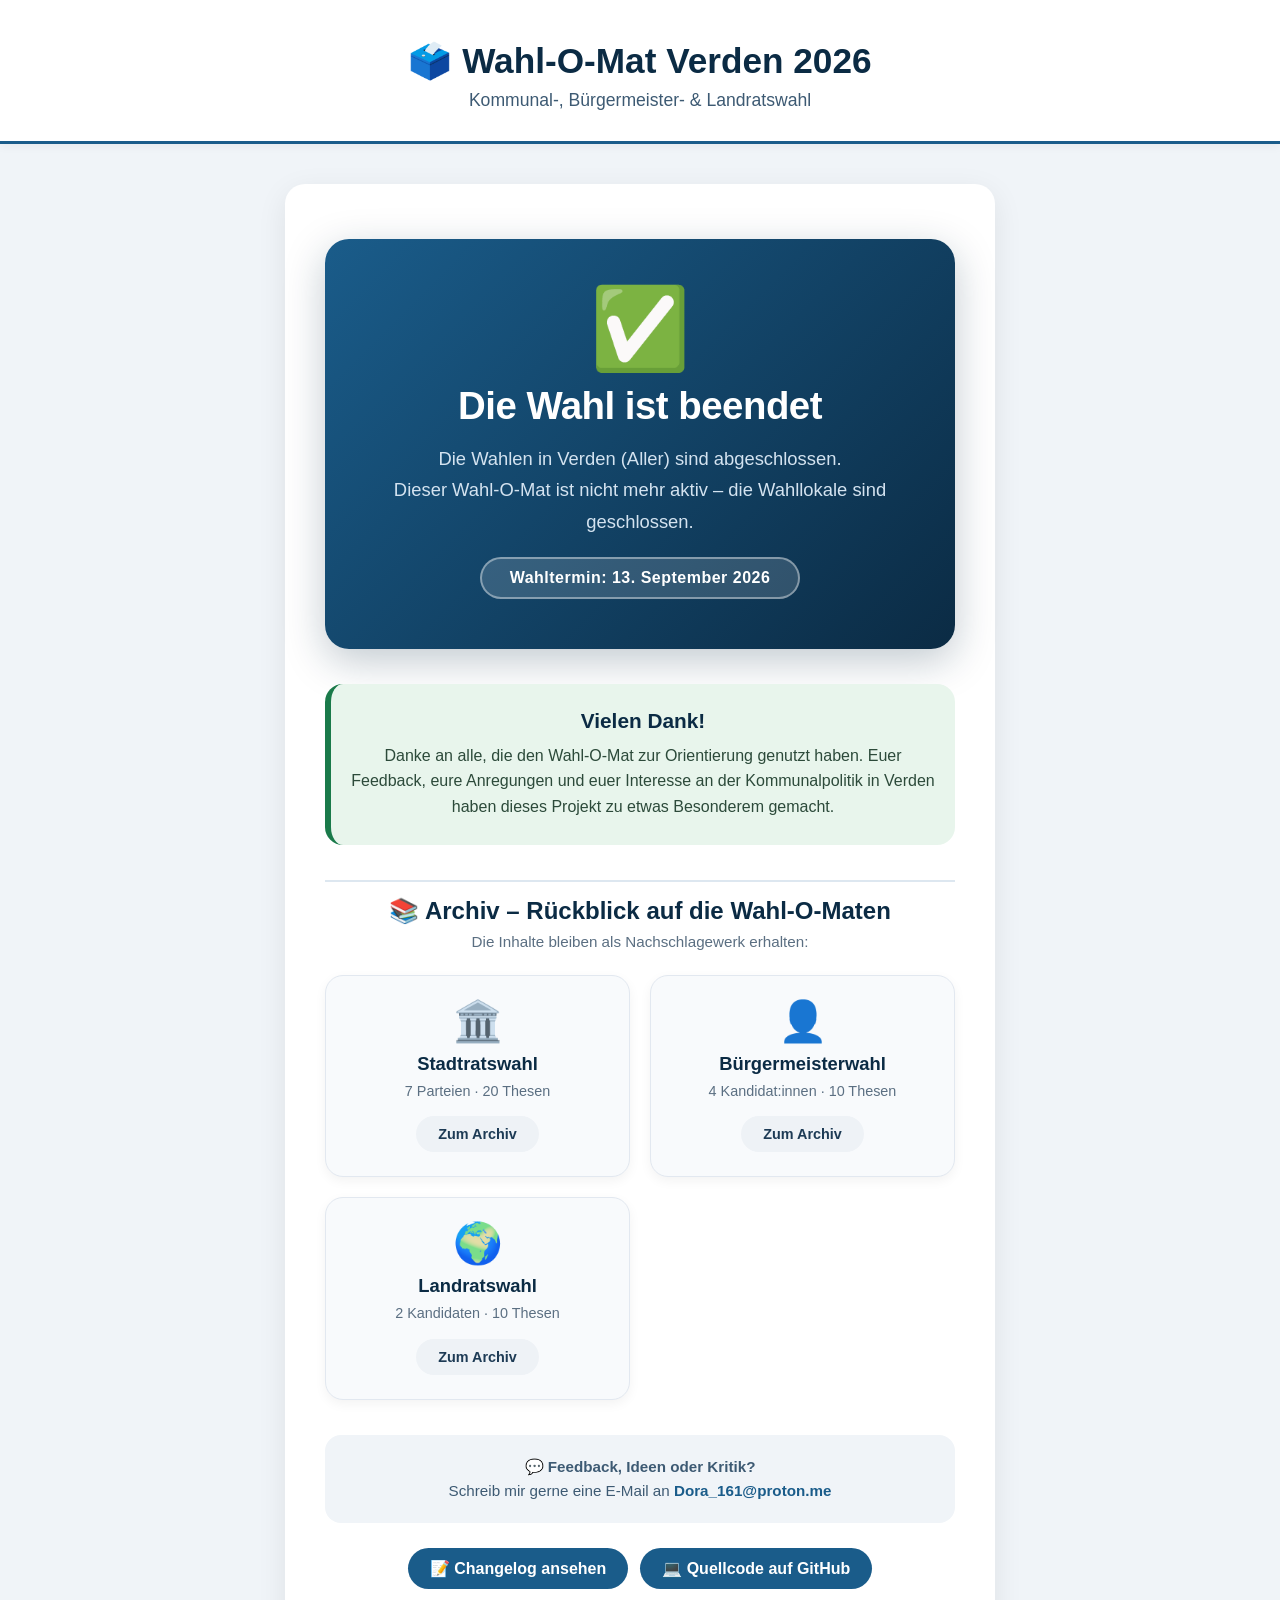
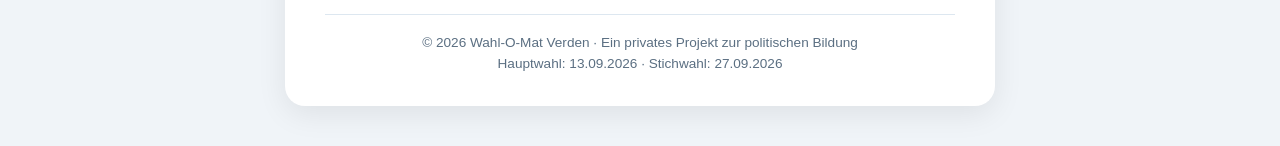
<file: index.html>
<!DOCTYPE html>
<html lang="de">
<head>
    <meta charset="UTF-8">
    <meta name="viewport" content="width=device-width, initial-scale=1.0">
    <title>Wahl-O-Mat Verden 2026 – Die Wahl ist beendet</title>
    <link rel="stylesheet" href="style.css">
    <link rel="icon" href="/favicon.png" type="image/png">
    <style>
        .end-box {
            text-align: center;
            padding: 50px 25px;
            background: linear-gradient(135deg, #1a5c8a 0%, #0b2b44 100%);
            color: white;
            border-radius: 24px;
            margin: 20px 0 35px;
            box-shadow: 0 12px 40px rgba(11, 43, 68, 0.25);
        }
        .end-box .big-icon {
            font-size: 5rem;
            display: block;
            margin-bottom: 15px;
            line-height: 1;
        }
        .end-box h2 {
            font-size: 2.4rem;
            margin-bottom: 15px;
            color: white;
            letter-spacing: -0.5px;
        }
        .end-box p {
            font-size: 1.15rem;
            line-height: 1.7;
            max-width: 600px;
            margin: 0 auto 20px;
            color: #d4e3f0;
        }
        .end-box .datum {
            display: inline-block;
            background: rgba(255, 255, 255, 0.15);
            border: 2px solid rgba(255, 255, 255, 0.4);
            color: white;
            padding: 10px 28px;
            border-radius: 60px;
            font-weight: 600;
            font-size: 1rem;
            letter-spacing: 0.5px;
        }

        .danke-box {
            text-align: center;
            padding: 25px 20px;
            background: #e8f5ec;
            border-radius: 18px;
            border-left: 6px solid #1a7a4a;
            margin-bottom: 35px;
        }
        .danke-box h3 {
            color: #0b2b44;
            font-size: 1.3rem;
            margin-bottom: 10px;
        }
        .danke-box p {
            color: #2c4a3a;
            font-size: 1rem;
            line-height: 1.6;
            max-width: 650px;
            margin: 0 auto;
        }

        .archiv-header {
            text-align: center;
            margin-bottom: 25px;
            padding-top: 15px;
            border-top: 2px solid #dde7f0;
        }
        .archiv-header h2 {
            color: #0b2b44;
            font-size: 1.5rem;
            margin-bottom: 8px;
        }
        .archiv-header p {
            color: #5b6f82;
            font-size: 0.95rem;
        }

        .wahl-grid {
            display: grid;
            grid-template-columns: repeat(auto-fit, minmax(220px, 1fr));
            gap: 20px;
            margin-bottom: 35px;
        }
        .wahl-card {
            background: #f8fafc;
            border-radius: 18px;
            padding: 22px 18px 24px;
            text-align: center;
            box-shadow: 0 4px 12px rgba(0,0,0,0.05);
            border: 1px solid #e2e8f0;
            transition: transform 0.15s, box-shadow 0.15s;
        }
        .wahl-card:hover {
            transform: translateY(-4px);
            box-shadow: 0 10px 24px rgba(0,0,0,0.08);
        }
        .wahl-card .icon {
            font-size: 2.5rem;
            margin-bottom: 8px;
            display: block;
        }
        .wahl-card h3 {
            color: #0b2b44;
            margin-bottom: 6px;
            font-size: 1.15rem;
        }
        .wahl-card p {
            color: #5b6f82;
            font-size: 0.9rem;
            margin-bottom: 14px;
            line-height: 1.5;
        }
        .wahl-card .btn-link {
            display: inline-block;
            background: #eef2f6;
            color: #1d3b55;
            padding: 10px 22px;
            border-radius: 60px;
            text-decoration: none;
            font-weight: 600;
            font-size: 0.9rem;
            transition: background 0.15s;
        }
        .wahl-card .btn-link:hover {
            background: #dce4ed;
        }

        .kontakt-box {
            text-align: center;
            padding: 20px;
            background: #f0f4f8;
            border-radius: 16px;
            margin-bottom: 25px;
        }
        .kontakt-box p {
            color: #3d5a73;
            font-size: 0.95rem;
            line-height: 1.6;
        }
        .kontakt-box a {
            color: #1a5c8a;
            font-weight: 600;
            text-decoration: none;
        }
        .kontakt-box a:hover {
            text-decoration: underline;
        }

        .project-links {
            display: flex;
            justify-content: center;
            flex-wrap: wrap;
            gap: 12px;
            margin: 25px 0;
        }
        .project-links a {
            display: inline-block;
            background: #1a5c8a;
            color: white;
            padding: 11px 22px;
            border-radius: 60px;
            text-decoration: none;
            font-weight: 600;
            transition: background 0.15s, transform 0.15s;
        }
        .project-links a:hover {
            background: #1f6fa3;
            transform: translateY(-1px);
        }

        footer {
            text-align: center;
            margin-top: 25px;
            color: #5b6f82;
            font-size: 0.85rem;
            border-top: 1px solid #dde7f0;
            padding-top: 20px;
        }

        @media (max-width: 650px) {
            .wahl-grid { grid-template-columns: 1fr; }
            .end-box h2 { font-size: 1.7rem; }
            .end-box .big-icon { font-size: 3.5rem; }
        }
    </style>
</head>
<body>
    <header>
        <h1>🗳️ Wahl-O-Mat Verden 2026</h1>
        <p>Kommunal-, Bürgermeister- & Landratswahl</p>
    </header>

    <main>
        <section>
            <div class="end-box">
                <span class="big-icon">✅</span>
                <h2>Die Wahl ist beendet</h2>
                <p>
                    Die Wahlen in Verden (Aller) sind abgeschlossen.<br>
                    Dieser Wahl-O-Mat ist nicht mehr aktiv – die Wahllokale sind geschlossen.
                </p>
                <span class="datum">Wahltermin: 13. September 2026</span>
            </div>

            <div class="danke-box">
                <h3>Vielen Dank!</h3>
                <p>
                    Danke an alle, die den Wahl-O-Mat zur Orientierung genutzt haben.
                    Euer Feedback, eure Anregungen und euer Interesse an der Kommunalpolitik
                    in Verden haben dieses Projekt zu etwas Besonderem gemacht.
                </p>
            </div>

            <div class="archiv-header">
                <h2>📚 Archiv – Rückblick auf die Wahl-O-Maten</h2>
                <p>Die Inhalte bleiben als Nachschlagewerk erhalten:</p>
            </div>

            <div class="wahl-grid">
                <div class="wahl-card">
                    <span class="icon">🏛️</span>
                    <h3>Stadtratswahl</h3>
                    <p>7 Parteien · 20 Thesen</p>
                    <a href="stadtrat.html" class="btn-link">Zum Archiv</a>
                </div>
                <div class="wahl-card">
                    <span class="icon">👤</span>
                    <h3>Bürgermeisterwahl</h3>
                    <p>4 Kandidat:innen · 10 Thesen</p>
                    <a href="buergermeister.html" class="btn-link">Zum Archiv</a>
                </div>
                <div class="wahl-card">
                    <span class="icon">🌍</span>
                    <h3>Landratswahl</h3>
                    <p>2 Kandidaten · 10 Thesen</p>
                    <a href="landrat.html" class="btn-link">Zum Archiv</a>
                </div>
            </div>

            <div class="kontakt-box">
                <p>
                    💬 <strong>Feedback, Ideen oder Kritik?</strong><br>
                    Schreib mir gerne eine E-Mail an
                    <a href="mailto:Dora_161@proton.me">Dora_161@proton.me</a>
                </p>
            </div>

            <div class="project-links" aria-label="Projektlinks">
                <a href="changelog.html">📝 Changelog ansehen</a>
                <a href="https://github.com/Dora1611312/Wahl-o-mat-verden" target="_blank" rel="noopener noreferrer">💻 Quellcode auf GitHub</a>
            </div>

            <footer>
                <p>© 2026 Wahl-O-Mat Verden · Ein privates Projekt zur politischen Bildung</p>
                <p style="margin-top: 6px;">Hauptwahl: 13.09.2026 · Stichwahl: 27.09.2026</p>
            </footer>

        </section>
    </main>
</body>
</html>
</file>
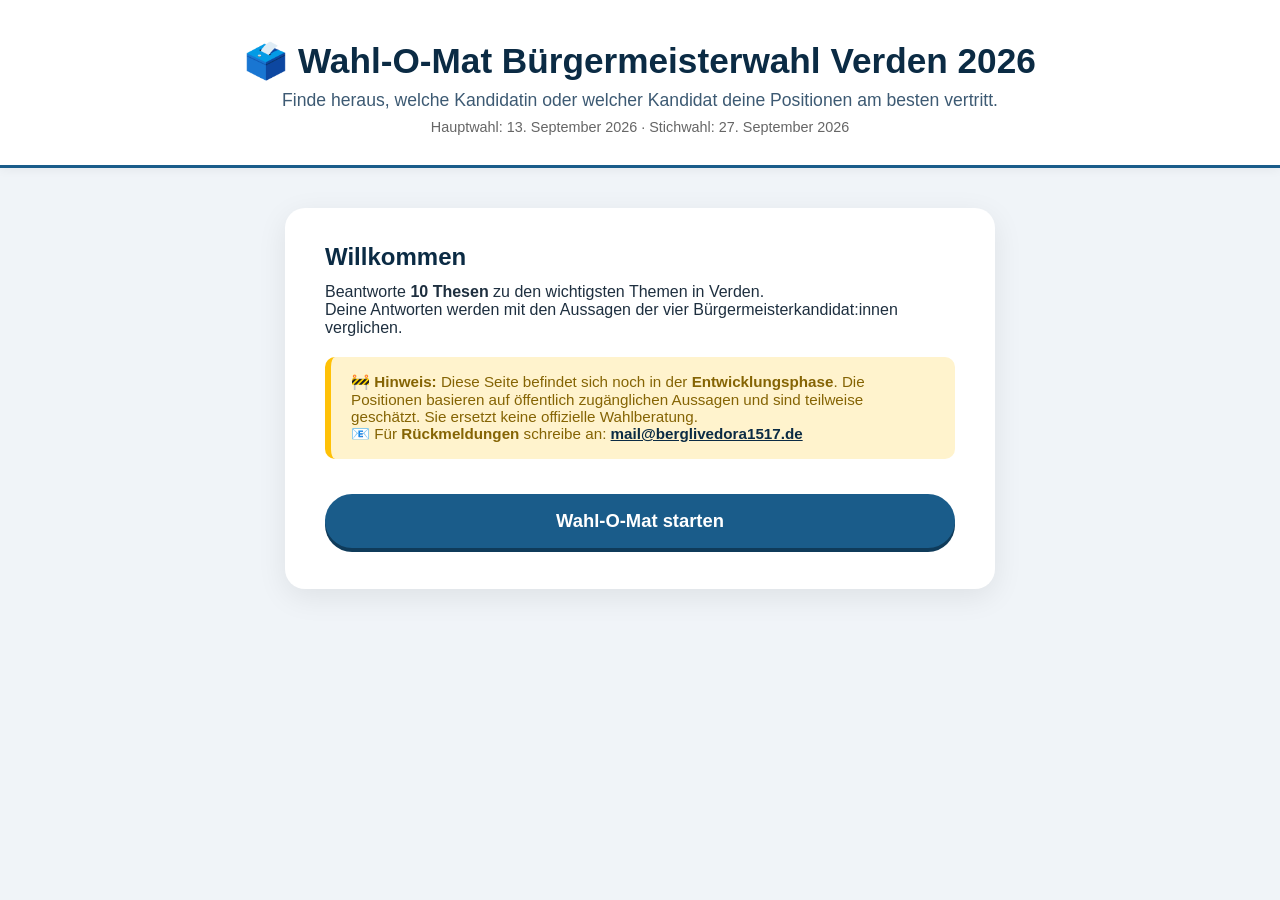
<file: buergermeister.html>
<!DOCTYPE html>
<html lang="de">
<head>
    <meta charset="UTF-8">
    <meta name="viewport" content="width=device-width, initial-scale=1.0">
    <title>Wahl-O-Mat Bürgermeisterwahl Verden 2026</title>
    <link rel="stylesheet" href="style.css">
    <link rel="icon" href="/favicon.png" type="image/png">
</head>
<body>
    <header>
        <h1>🗳️ Wahl-O-Mat Bürgermeisterwahl Verden 2026</h1>
        <p>Finde heraus, welche Kandidatin oder welcher Kandidat deine Positionen am besten vertritt.</p>
        <p style="font-size: 0.9rem; color: #666;">Hauptwahl: 13. September 2026 · Stichwahl: 27. September 2026</p>
    </header>

    <main>
        <!-- START -->
        <section id="start">
            <h2>Willkommen</h2>
            <p>Beantworte <strong>10 Thesen</strong> zu den wichtigsten Themen in Verden.</p>
            <p>Deine Antworten werden mit den Aussagen der vier Bürgermeisterkandidat:innen verglichen.</p>

            <div style="background: #fff3cd; border-left: 6px solid #ffc107; padding: 16px 20px; border-radius: 10px; margin: 20px 0; font-size: 0.95rem;">
                <strong style="color: #856404;">🚧 Hinweis:</strong>
                <span style="color: #856404;">
                    Diese Seite befindet sich noch in der <strong>Entwicklungsphase</strong>.
                    Die Positionen basieren auf öffentlich zugänglichen Aussagen und sind teilweise geschätzt.
                    Sie ersetzt keine offizielle Wahlberatung.
                </span>
                <br>
                <span style="color: #856404;">
                    📧 Für <strong>Rückmeldungen</strong> schreibe an:
                    <a href="mailto:mail@berglivedora1517.de" style="color: #0b2b44; font-weight: 600;">mail@berglivedora1517.de</a>
                </span>
            </div>

            <button id="startButton">Wahl-O-Mat starten</button>
        </section>

        <!-- QUIZ -->
        <section id="quiz" hidden>
            <div id="progressBar">
                <div id="progressFill"></div>
            </div>
            <p id="progressText">Frage 1 von 10</p>
            <h2 id="thesis"></h2>
            <p style="color: #666; font-size: 0.9rem;" id="themaLabel"></p>
            <div id="answers">
                <button data-answer="5">✅ Stimme zu</button>
                <button data-answer="4">👍 Eher zu</button>
                <button data-answer="3">➖ Neutral</button>
                <button data-answer="2">👎 Eher nicht</button>
                <button data-answer="1">❌ Stimme nicht zu</button>
            </div>
            <button id="nextButton">Weiter →</button>
        </section>

        <!-- RESULT -->
        <section id="result" hidden>
            <h2>📊 Dein Wahlergebnis</h2>
            <p>So hoch ist deine Übereinstimmung mit den Kandidat:innen:</p>
            <div id="results"></div>
            <button id="restartButton">🔄 Neu starten</button>
            <p style="font-size: 0.8rem; color: #888; margin-top: 20px;">
                ⚠️ Die Positionen basieren auf öffentlich zugänglichen Aussagen und sind als Annäherung zu verstehen.<br>
                Bitte informiere dich bei den Kandidat:innen direkt über ihre vollständigen Wahlprogramme.
            </p>
        </section>
    </main>

    <script src="buergermeister.js"></script>
</body>
</html>
</file>
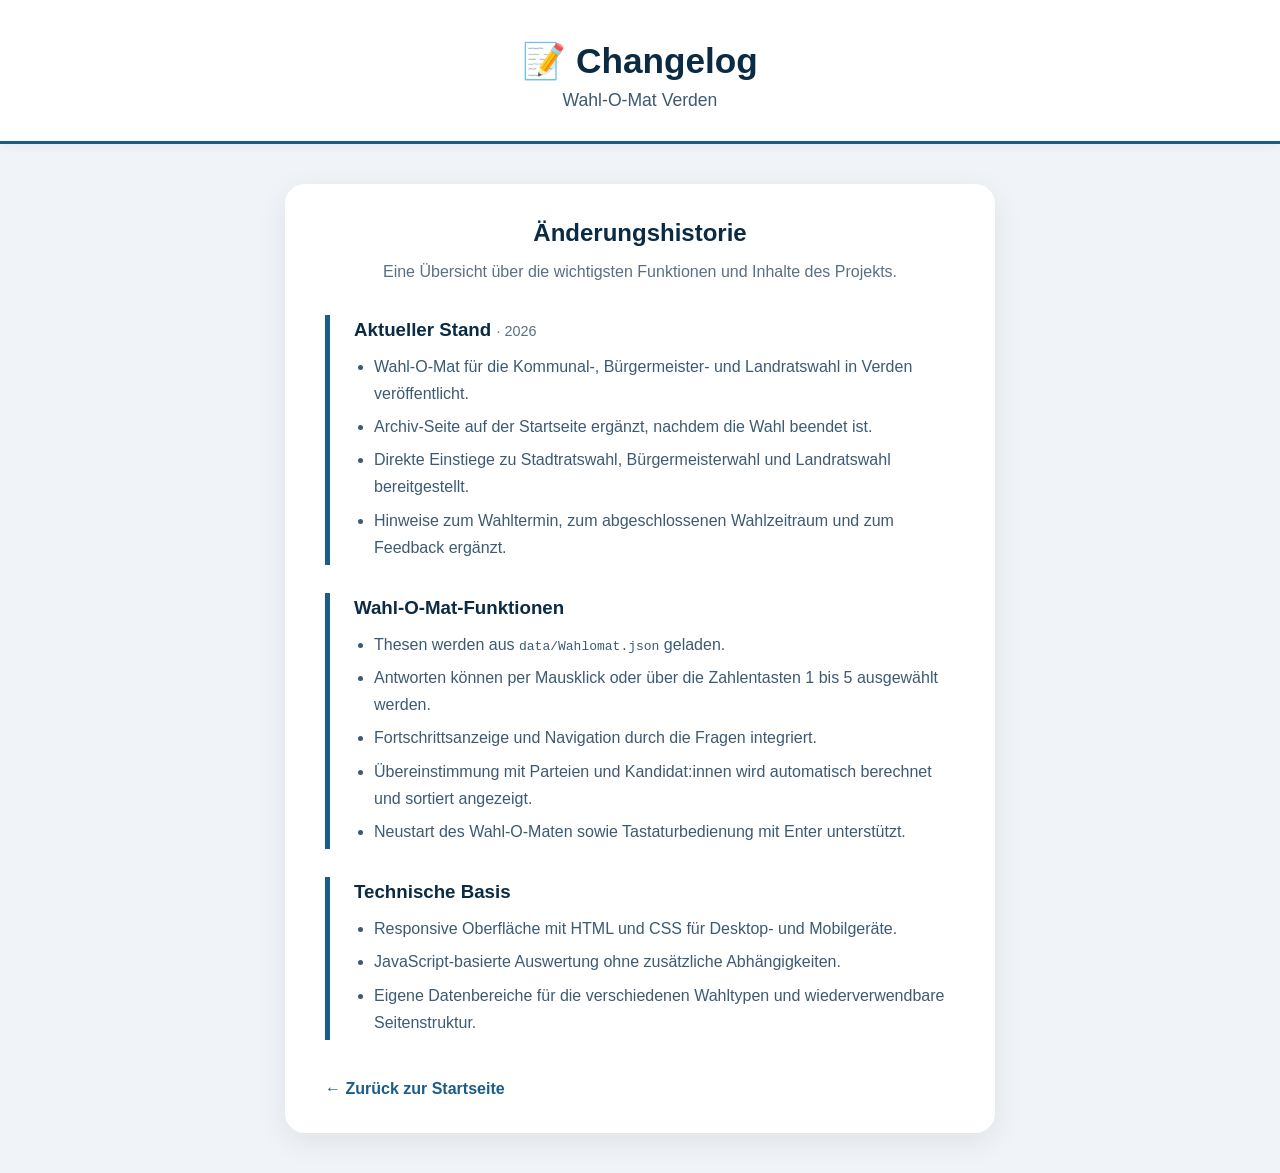
<file: changelog.html>
<!DOCTYPE html>
<html lang="de">
<head>
    <meta charset="UTF-8">
    <meta name="viewport" content="width=device-width, initial-scale=1.0">
    <meta name="description" content="Changelog des Wahl-O-Mat Verden">
    <title>Changelog · Wahl-O-Mat Verden</title>
    <link rel="stylesheet" href="style.css">
    <link rel="icon" href="/favicon.png" type="image/png">
    <style>
        .changelog-intro {
            text-align: center;
            margin-bottom: 30px;
        }
        .changelog-intro p {
            color: #5b6f82;
            line-height: 1.6;
        }
        .release {
            border-left: 5px solid #1a5c8a;
            padding: 4px 0 4px 24px;
            margin: 28px 0;
        }
        .release h3 {
            color: #0b2b44;
            margin-bottom: 12px;
        }
        .release-date {
            color: #5b6f82;
            font-size: .9rem;
            font-weight: 400;
        }
        .release ul {
            padding-left: 20px;
            color: #3d5a73;
            line-height: 1.7;
        }
        .release li + li { margin-top: 6px; }
        .back-link {
            display: inline-block;
            margin-top: 12px;
            color: #1a5c8a;
            font-weight: 600;
            text-decoration: none;
        }
        .back-link:hover { text-decoration: underline; }
    </style>
</head>
<body>
    <header>
        <h1>📝 Changelog</h1>
        <p>Wahl-O-Mat Verden</p>
    </header>

    <main>
        <section>
            <div class="changelog-intro">
                <h2>Änderungshistorie</h2>
                <p>Eine Übersicht über die wichtigsten Funktionen und Inhalte des Projekts.</p>
            </div>

            <article class="release">
                <h3>Aktueller Stand <span class="release-date">· 2026</span></h3>
                <ul>
                    <li>Wahl-O-Mat für die Kommunal-, Bürgermeister- und Landratswahl in Verden veröffentlicht.</li>
                    <li>Archiv-Seite auf der Startseite ergänzt, nachdem die Wahl beendet ist.</li>
                    <li>Direkte Einstiege zu Stadtratswahl, Bürgermeisterwahl und Landratswahl bereitgestellt.</li>
                    <li>Hinweise zum Wahltermin, zum abgeschlossenen Wahlzeitraum und zum Feedback ergänzt.</li>
                </ul>
            </article>

            <article class="release">
                <h3>Wahl-O-Mat-Funktionen</h3>
                <ul>
                    <li>Thesen werden aus <code>data/Wahlomat.json</code> geladen.</li>
                    <li>Antworten können per Mausklick oder über die Zahlentasten 1 bis 5 ausgewählt werden.</li>
                    <li>Fortschrittsanzeige und Navigation durch die Fragen integriert.</li>
                    <li>Übereinstimmung mit Parteien und Kandidat:innen wird automatisch berechnet und sortiert angezeigt.</li>
                    <li>Neustart des Wahl-O-Maten sowie Tastaturbedienung mit Enter unterstützt.</li>
                </ul>
            </article>

            <article class="release">
                <h3>Technische Basis</h3>
                <ul>
                    <li>Responsive Oberfläche mit HTML und CSS für Desktop- und Mobilgeräte.</li>
                    <li>JavaScript-basierte Auswertung ohne zusätzliche Abhängigkeiten.</li>
                    <li>Eigene Datenbereiche für die verschiedenen Wahltypen und wiederverwendbare Seitenstruktur.</li>
                </ul>
            </article>

            <a class="back-link" href="index.html">← Zurück zur Startseite</a>
        </section>
    </main>
</body>
</html>
</file>
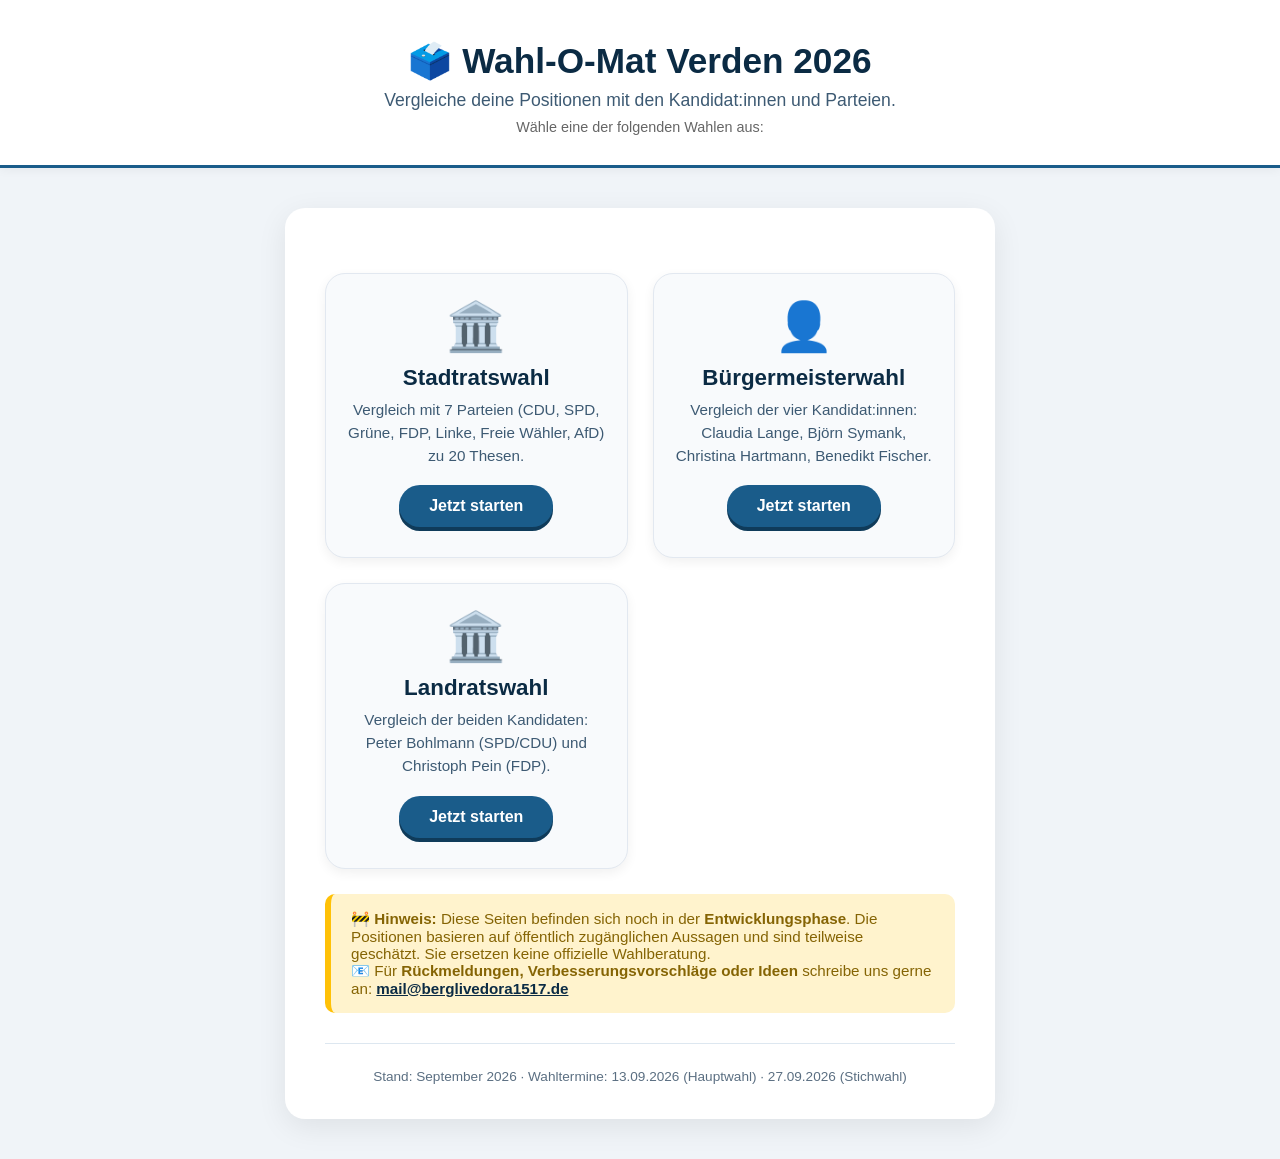
<file: index_wahl.html>
<!DOCTYPE html>
<html lang="de">
<head>
    <meta charset="UTF-8">
    <meta name="viewport" content="width=device-width, initial-scale=1.0">
    <title>Wahl-O-Mat Verden 2026 – Übersicht</title>
    <link rel="stylesheet" href="style.css">
    <link rel="icon" href="/favicon.png" type="image/png">
    <style>
        /* Zusätzliche Styles für die Karten-Übersicht */
        .wahl-grid {
            display: grid;
            grid-template-columns: repeat(auto-fit, minmax(280px, 1fr));
            gap: 25px;
            margin: 30px 0 20px;
        }
        .wahl-card {
            background: #f8fafc;
            border-radius: 20px;
            padding: 25px 20px 30px;
            text-align: center;
            box-shadow: 0 4px 12px rgba(0,0,0,0.06);
            border: 1px solid #e2e8f0;
            transition: transform 0.15s, box-shadow 0.15s;
        }
        .wahl-card:hover {
            transform: translateY(-5px);
            box-shadow: 0 12px 30px rgba(0,0,0,0.1);
        }
        .wahl-card .icon {
            font-size: 3rem;
            margin-bottom: 10px;
        }
        .wahl-card h3 {
            color: #0b2b44;
            margin-bottom: 8px;
            font-size: 1.4rem;
        }
        .wahl-card p {
            color: #3d5a73;
            font-size: 0.95rem;
            margin-bottom: 18px;
            line-height: 1.5;
        }
        .wahl-card .btn-link {
            display: inline-block;
            background: #1a5c8a;
            color: white;
            padding: 12px 30px;
            border-radius: 60px;
            text-decoration: none;
            font-weight: 600;
            font-size: 1rem;
            transition: background 0.15s;
            box-shadow: 0 4px 0 #0f3b5a;
        }
        .wahl-card .btn-link:hover {
            background: #1f6fa3;
        }
        .wahl-card .btn-link:active {
            transform: translateY(4px);
            box-shadow: 0 2px 0 #0f3b5a;
        }
        .hinweis-box {
            background: #fff3cd;
            border-left: 6px solid #ffc107;
            padding: 16px 20px;
            border-radius: 10px;
            margin: 25px 0 10px;
            font-size: 0.95rem;
            color: #856404;
        }
        .hinweis-box a {
            color: #0b2b44;
            font-weight: 600;
        }
        footer {
            text-align: center;
            margin-top: 30px;
            color: #5b6f82;
            font-size: 0.85rem;
            border-top: 1px solid #dde7f0;
            padding-top: 25px;
        }
        @media (max-width: 650px) {
            .wahl-grid { grid-template-columns: 1fr; }
        }
    </style>
</head>
<body>
    <header>
        <h1>🗳️ Wahl-O-Mat Verden 2026</h1>
        <p>Vergleiche deine Positionen mit den Kandidat:innen und Parteien.</p>
        <p style="font-size: 0.9rem; color: #666;">Wähle eine der folgenden Wahlen aus:</p>
    </header>

    <main>
        <section>
            <div class="wahl-grid">

                <!-- Karte: Stadtrat -->
                <div class="wahl-card">
                    <div class="icon">🏛️</div>
                    <h3>Stadtratswahl</h3>
                    <p>
                        Vergleich mit 7 Parteien (CDU, SPD, Grüne, FDP, Linke, Freie Wähler, AfD) zu 20 Thesen.
                    </p>
                    <a href="stadtrat.html" class="btn-link">Jetzt starten</a>
                </div>

                <!-- Karte: Bürgermeister -->
                <div class="wahl-card">
                    <div class="icon">👤</div>
                    <h3>Bürgermeisterwahl</h3>
                    <p>
                        Vergleich der vier Kandidat:innen: Claudia Lange, Björn Symank, Christina Hartmann, Benedikt Fischer.
                    </p>
                    <a href="buergermeister.html" class="btn-link">Jetzt starten</a>
                </div>

                <!-- Karte: Landrat -->
                <div class="wahl-card">
                    <div class="icon">🏛️</div>
                    <h3>Landratswahl</h3>
                    <p>
                        Vergleich der beiden Kandidaten: Peter Bohlmann (SPD/CDU) und Christoph Pein (FDP).
                    </p>
                    <a href="landrat.html" class="btn-link">Jetzt starten</a>
                </div>

            </div>

            <!-- Entwicklungs-Hinweis & E-Mail -->
            <div class="hinweis-box">
                <strong>🚧 Hinweis:</strong>
                Diese Seiten befinden sich noch in der <strong>Entwicklungsphase</strong>.
                Die Positionen basieren auf öffentlich zugänglichen Aussagen und sind teilweise geschätzt.
                Sie ersetzen keine offizielle Wahlberatung.
                <br>
                📧 Für <strong>Rückmeldungen, Verbesserungsvorschläge oder Ideen</strong> schreibe uns gerne an:
                <a href="mailto:mail@berglivedora1517.de">mail@berglivedora1517.de</a>
            </div>

            <footer>
                <p>Stand: September 2026 · Wahltermine: 13.09.2026 (Hauptwahl) · 27.09.2026 (Stichwahl)</p>
            </footer>
        </section>
    </main>
</body>
</html>
</file>
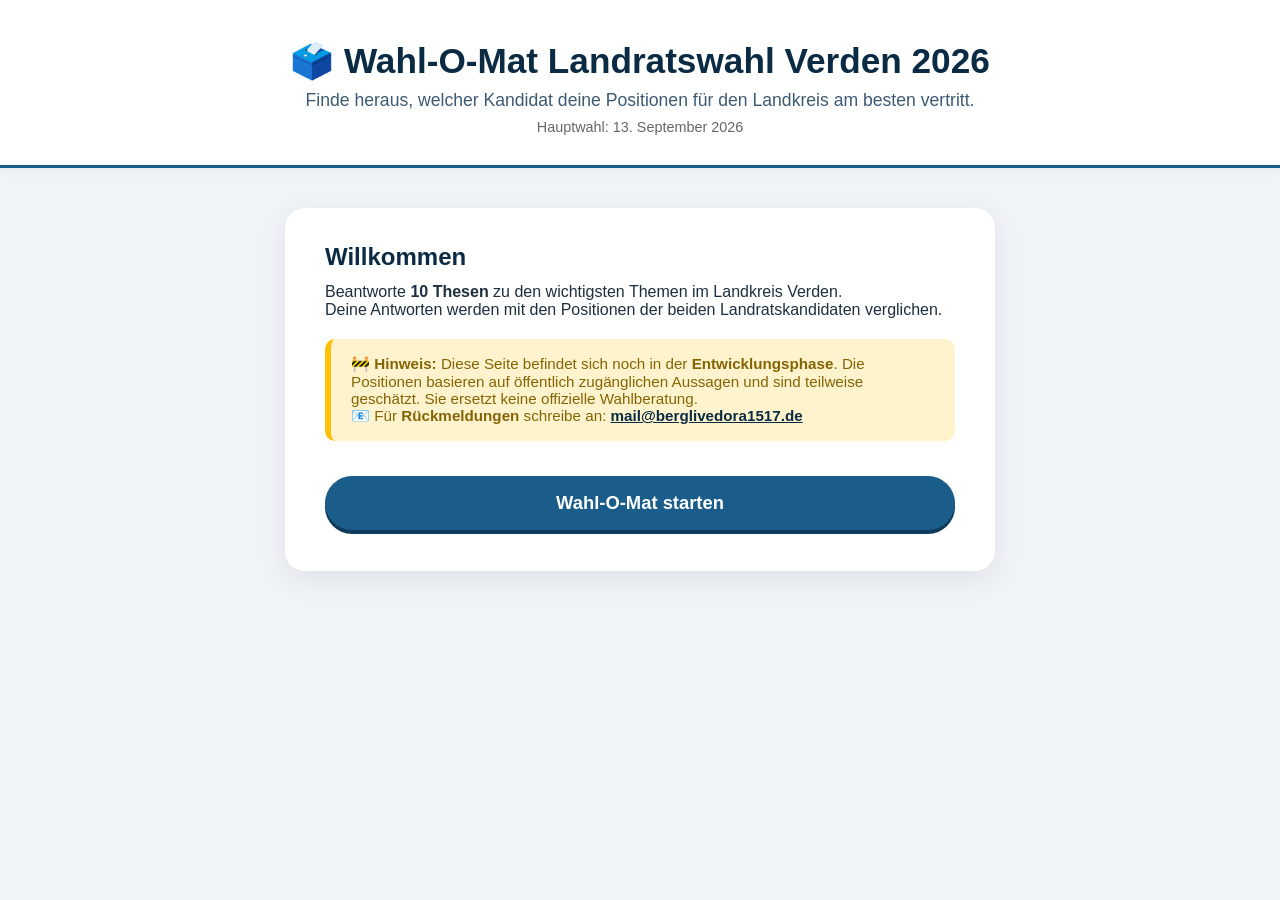
<file: landrat.html>
<!DOCTYPE html>
<html lang="de">
<head>
    <meta charset="UTF-8">
    <meta name="viewport" content="width=device-width, initial-scale=1.0">
    <title>Wahl-O-Mat Landratswahl Verden 2026</title>
    <link rel="stylesheet" href="style.css">
    <link rel="icon" href="/favicon.png" type="image/png">
</head>
<body>
    <header>
        <h1>🗳️ Wahl-O-Mat Landratswahl Verden 2026</h1>
        <p>Finde heraus, welcher Kandidat deine Positionen für den Landkreis am besten vertritt.</p>
        <p style="font-size: 0.9rem; color: #666;">Hauptwahl: 13. September 2026</p>
    </header>

    <main>
        <!-- START -->
        <section id="start">
            <h2>Willkommen</h2>
            <p>Beantworte <strong>10 Thesen</strong> zu den wichtigsten Themen im Landkreis Verden.</p>
            <p>Deine Antworten werden mit den Positionen der beiden Landratskandidaten verglichen.</p>

            <div style="background: #fff3cd; border-left: 6px solid #ffc107; padding: 16px 20px; border-radius: 10px; margin: 20px 0; font-size: 0.95rem;">
                <strong style="color: #856404;">🚧 Hinweis:</strong>
                <span style="color: #856404;">
                    Diese Seite befindet sich noch in der <strong>Entwicklungsphase</strong>.
                    Die Positionen basieren auf öffentlich zugänglichen Aussagen und sind teilweise geschätzt.
                    Sie ersetzt keine offizielle Wahlberatung.
                </span>
                <br>
                <span style="color: #856404;">
                    📧 Für <strong>Rückmeldungen</strong> schreibe an:
                    <a href="mailto:mail@berglivedora1517.de" style="color: #0b2b44; font-weight: 600;">mail@berglivedora1517.de</a>
                </span>
            </div>

            <button id="startButton">Wahl-O-Mat starten</button>
        </section>

        <!-- QUIZ -->
        <section id="quiz" hidden>
            <div id="progressBar">
                <div id="progressFill"></div>
            </div>
            <p id="progressText">Frage 1 von 10</p>
            <h2 id="thesis"></h2>
            <p style="color: #666; font-size: 0.9rem;" id="themaLabel"></p>
            <div id="answers">
                <button data-answer="5">✅ Stimme zu</button>
                <button data-answer="4">👍 Eher zu</button>
                <button data-answer="3">➖ Neutral</button>
                <button data-answer="2">👎 Eher nicht</button>
                <button data-answer="1">❌ Stimme nicht zu</button>
            </div>
            <button id="nextButton">Weiter →</button>
        </section>

        <!-- RESULT -->
        <section id="result" hidden>
            <h2>📊 Dein Wahlergebnis</h2>
            <p>So hoch ist deine Übereinstimmung mit den Kandidaten:</p>
            <div id="results"></div>
            <button id="restartButton">🔄 Neu starten</button>
            <p style="font-size: 0.8rem; color: #888; margin-top: 20px;">
                ⚠️ Die Positionen basieren auf öffentlich zugänglichen Aussagen und sind als Annäherung zu verstehen.<br>
                Bitte informiere dich bei den Kandidaten direkt über ihre vollständigen Wahlprogramme.
            </p>
        </section>
    </main>

    <script src="landrat.js"></script>
</body>
</html>
</file>
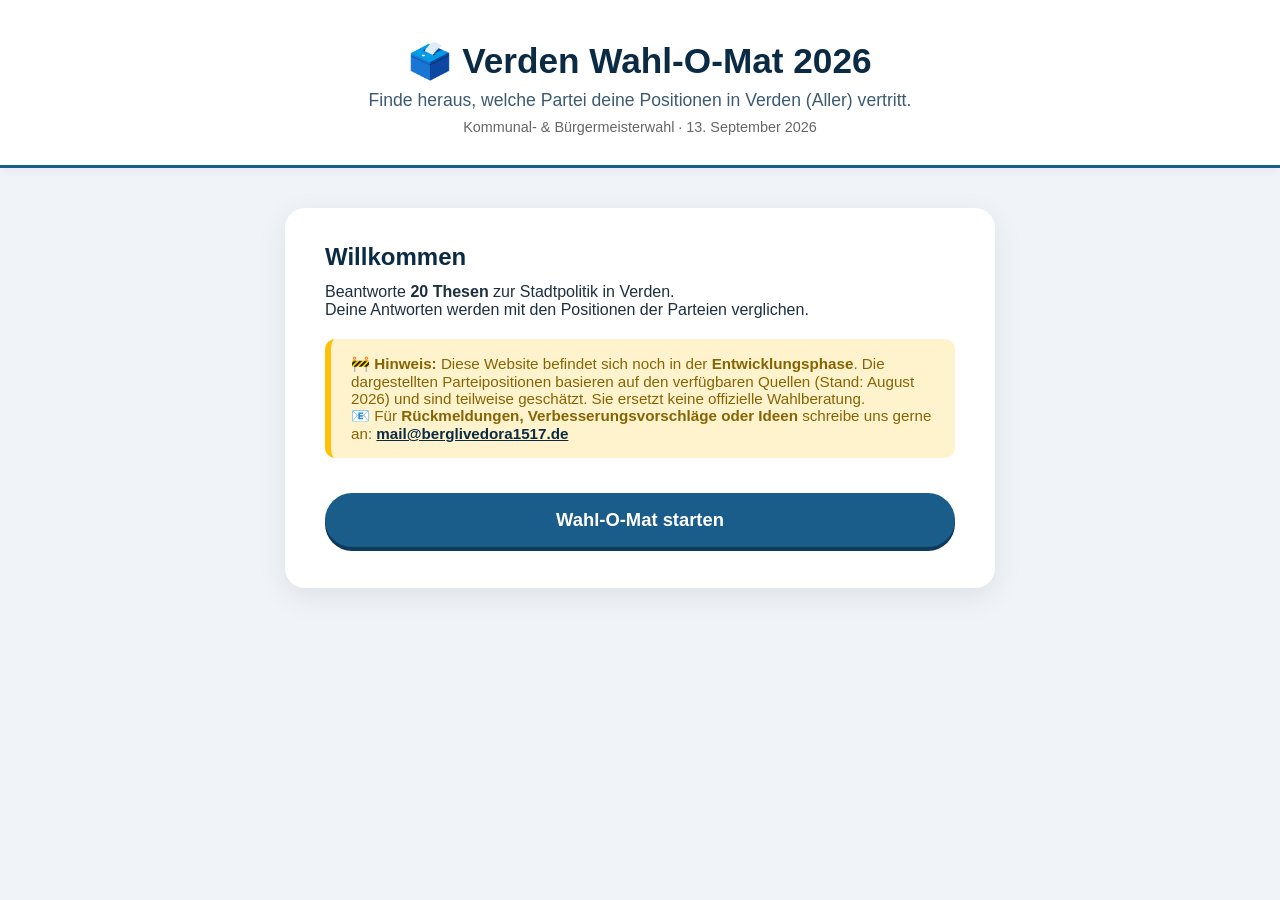
<file: stadtrat.html>
<!DOCTYPE html>
<html lang="de">
<head>
    <meta charset="UTF-8">
    <meta name="viewport" content="width=device-width, initial-scale=1.0">
    <title>Verden Wahl-O-Mat 2026</title>
    <link rel="stylesheet" href="style.css">
    <link rel="icon" href="/favicon.png" type="image/png">
</head>
<body>

    <header>
        <h1>🗳️ Verden Wahl-O-Mat 2026</h1>
        <p>Finde heraus, welche Partei deine Positionen in Verden (Aller) vertritt.</p>
        <p style="font-size: 0.9rem; color: #666;">Kommunal- & Bürgermeisterwahl · 13. September 2026</p>
    </header>

    <main>
        <!-- START -->
        <section id="start">
            <h2>Willkommen</h2>
            <p>Beantworte <strong>20 Thesen</strong> zur Stadtpolitik in Verden.</p>
            <p>Deine Antworten werden mit den Positionen der Parteien verglichen.</p>

            <!-- ⚠️ NEU: Entwicklungs-Hinweis und E-Mail -->
            <div style="background: #fff3cd; border-left: 6px solid #ffc107; padding: 16px 20px; border-radius: 10px; margin: 20px 0; font-size: 0.95rem;">
                <strong style="color: #856404;">🚧 Hinweis:</strong>
                <span style="color: #856404;">
                    Diese Website befindet sich noch in der <strong>Entwicklungsphase</strong>.
                    Die dargestellten Parteipositionen basieren auf den verfügbaren Quellen (Stand: August 2026) und sind teilweise geschätzt.
                    Sie ersetzt keine offizielle Wahlberatung.
                </span>
                <br>
                <span style="color: #856404;">
                    📧 Für <strong>Rückmeldungen, Verbesserungsvorschläge oder Ideen</strong> schreibe uns gerne an:
                    <a href="mailto:mail@berglivedora1517.de" style="color: #0b2b44; font-weight: 600;">mail@berglivedora1517.de</a>
                </span>
            </div>

            <button id="startButton">Wahl-O-Mat starten</button>
        </section>

        <!-- QUIZ -->
        <section id="quiz" hidden>
            <div id="progressBar">
                <div id="progressFill"></div>
            </div>
            <p id="progressText">Frage 1 von 20</p>
            <h2 id="thesis"></h2>
            <p style="color: #666; font-size: 0.9rem;" id="themaLabel"></p>
            <div id="answers">
                <button data-answer="5">✅ Stimme zu</button>
                <button data-answer="4">👍 Eher zu</button>
                <button data-answer="3">➖ Neutral</button>
                <button data-answer="2">👎 Eher nicht</button>
                <button data-answer="1">❌ Stimme nicht zu</button>
            </div>
            <button id="nextButton">Weiter →</button>
        </section>

        <!-- RESULT -->
        <section id="result" hidden>
            <h2>📊 Dein Wahlergebnis</h2>
            <p>So hoch ist deine Übereinstimmung mit den Parteien in Verden:</p>
            <div id="results"></div>
            <button id="restartButton">🔄 Neu starten</button>
            <p style="font-size: 0.8rem; color: #888; margin-top: 20px;">
                ⚠️ Die Positionen basieren auf allgemeinen Programmen und sind Beispieldaten für 2026.<br>
                Bitte informiere dich bei den lokalen Kandidaten über die aktuellen Wahlprogramme.
            </p>
        </section>
    </main>

    <script src="script.js"></script>
</body>
</html>
</file>
<file: style.css>
* {
    box-sizing: border-box;
    margin: 0;
    padding: 0;
}

body {
    font-family: 'Segoe UI', Roboto, Arial, sans-serif;
    background: #f0f4f8;
    color: #1e2f3f;
    min-height: 100vh;
}

header {
    background: white;
    padding: 40px 20px 30px;
    text-align: center;
    border-bottom: 3px solid #1a5c8a;
    box-shadow: 0 2px 10px rgba(0,0,0,0.05);
}

header h1 {
    color: #0b2b44;
    font-size: 2.2rem;
}

header p {
    color: #3d5a73;
    margin-top: 8px;
    font-size: 1.1rem;
}

main {
    max-width: 750px;
    margin: 40px auto;
    padding: 0 20px;
}

section {
    background: white;
    padding: 35px 40px;
    border-radius: 20px;
    box-shadow: 0 8px 30px rgba(0, 0, 0, 0.08);
    animation: fadeIn 0.3s ease;
}

@keyframes fadeIn {
    from { opacity: 0; transform: translateY(15px); }
    to { opacity: 1; transform: translateY(0); }
}

h2 {
    color: #0b2b44;
    margin-bottom: 12px;
}

button {
    padding: 14px 28px;
    margin: 6px 6px 6px 0;
    border: none;
    border-radius: 12px;
    cursor: pointer;
    font-size: 1rem;
    font-weight: 600;
    transition: all 0.15s;
    background: #eef2f6;
    color: #1d3b55;
}

button:hover {
    transform: scale(1.02);
    opacity: 0.9;
}

button:active {
    transform: scale(0.98);
}

#startButton, #nextButton, #restartButton {
    background: #1a5c8a;
    color: white;
    padding: 16px 40px;
    font-size: 1.15rem;
    border-radius: 60px;
    box-shadow: 0 4px 0 #0f3b5a;
    width: 100%;
    margin-top: 15px;
}

#startButton:hover, #nextButton:hover, #restartButton:hover {
    background: #1f6fa3;
}

#answers {
    display: flex;
    flex-direction: column;
    gap: 8px;
    margin: 25px 0 20px;
}

#answers button {
    width: 100%;
    text-align: left;
    padding: 16px 20px;
    background: #f7faff;
    border: 2px solid #dde7f0;
    border-radius: 14px;
    font-weight: 500;
    transition: 0.1s;
}

#answers button:hover {
    background: #e8f0fa;
    border-color: #8ba3c2;
}

#answers button.selected {
    background: #1a5c8a;
    color: white;
    border-color: #1a5c8a;
}

#answers button.selected:hover {
    background: #1f6fa3;
}

#progressBar {
    width: 100%;
    height: 10px;
    background: #e2e8f0;
    border-radius: 20px;
    margin-bottom: 8px;
    overflow: hidden;
}

#progressFill {
    height: 100%;
    width: 0%;
    background: #1a5c8a;
    border-radius: 20px;
    transition: width 0.3s ease;
}

#progressText {
    font-weight: 600;
    color: #3d5a73;
    margin-bottom: 10px;
}

#thesis {
    font-size: 1.4rem;
    font-weight: 500;
    line-height: 1.5;
    color: #0b1e2e;
    margin: 20px 0 5px;
}

#themaLabel {
    color: #5b6f82;
    font-size: 0.9rem;
    background: #f0f4f8;
    display: inline-block;
    padding: 4px 14px;
    border-radius: 40px;
    margin-bottom: 10px;
}

/* Ergebnis */
#results {
    margin: 25px 0;
}

.result-card {
    display: flex;
    justify-content: space-between;
    align-items: center;
    padding: 16px 20px;
    margin-bottom: 12px;
    background: #f8fafc;
    border-radius: 14px;
    border-left: 6px solid #1a5c8a;
    transition: 0.1s;
}

.result-card.top {
    background: #e1f0fa;
    border-left-color: #0f4b73;
    font-weight: 600;
}

.result-party {
    font-weight: 700;
    font-size: 1.1rem;
}

.result-percent {
    background: white;
    padding: 4px 16px;
    border-radius: 40px;
    font-weight: 700;
    font-size: 1.2rem;
    color: #0b2b44;
}

.result-percent.high {
    background: #1a7a4a;
    color: white;
}

@media (max-width: 550px) {
    section { padding: 25px 20px; }
    header h1 { font-size: 1.6rem; }
    #thesis { font-size: 1.2rem; }
    .result-card { flex-direction: column; text-align: center; gap: 8px; }
}
</file>
